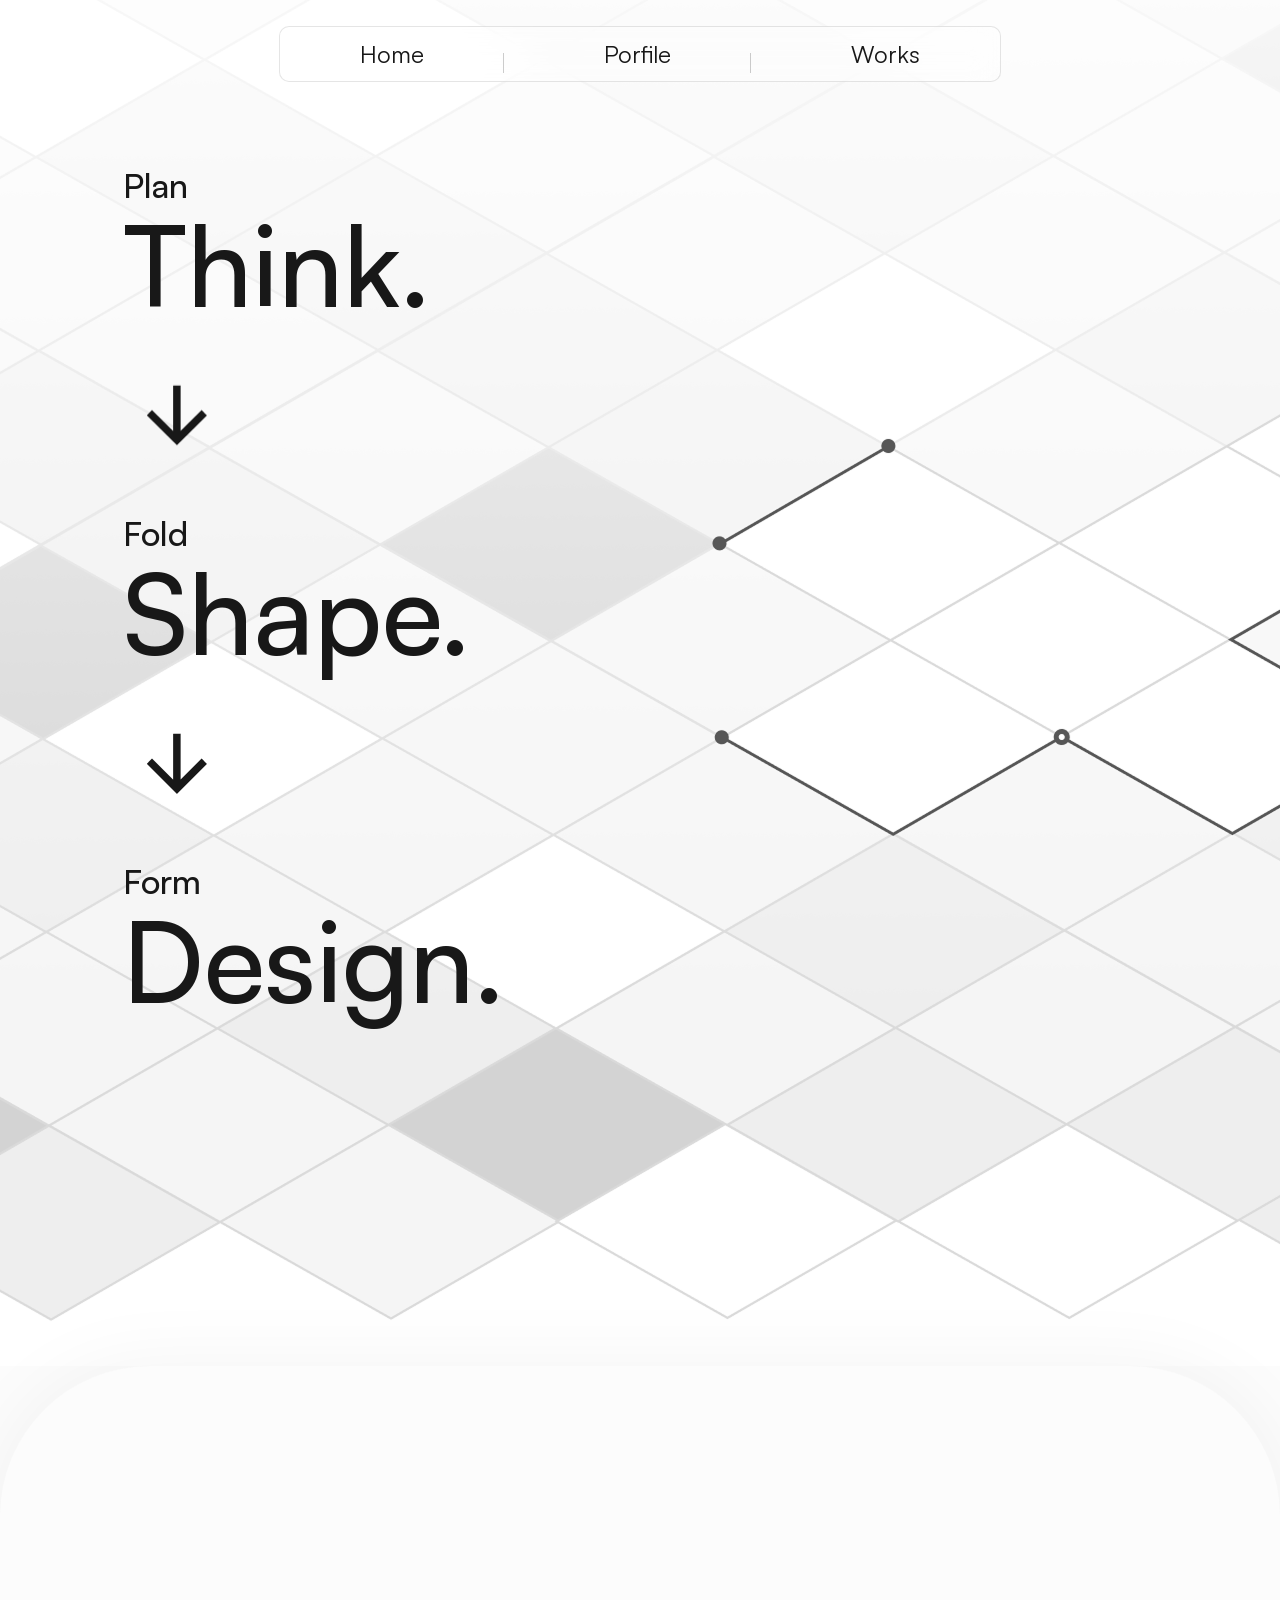
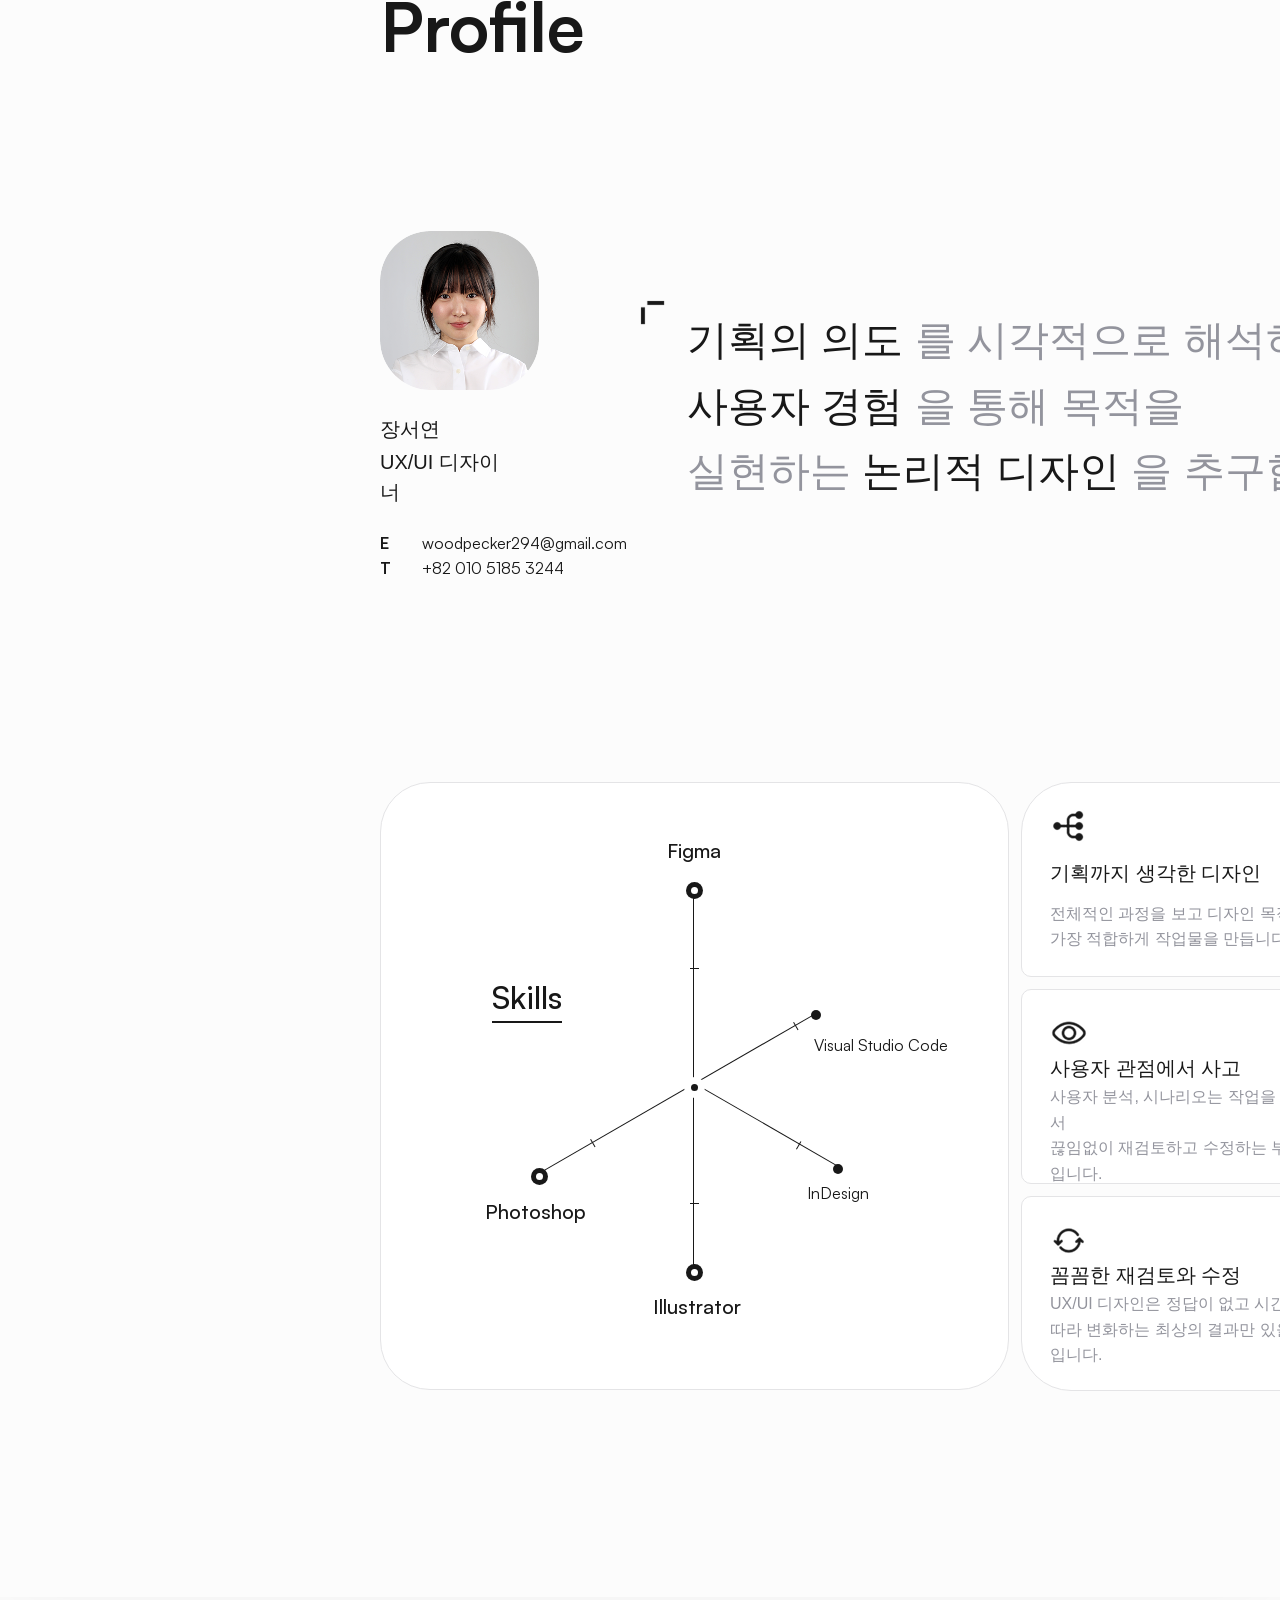
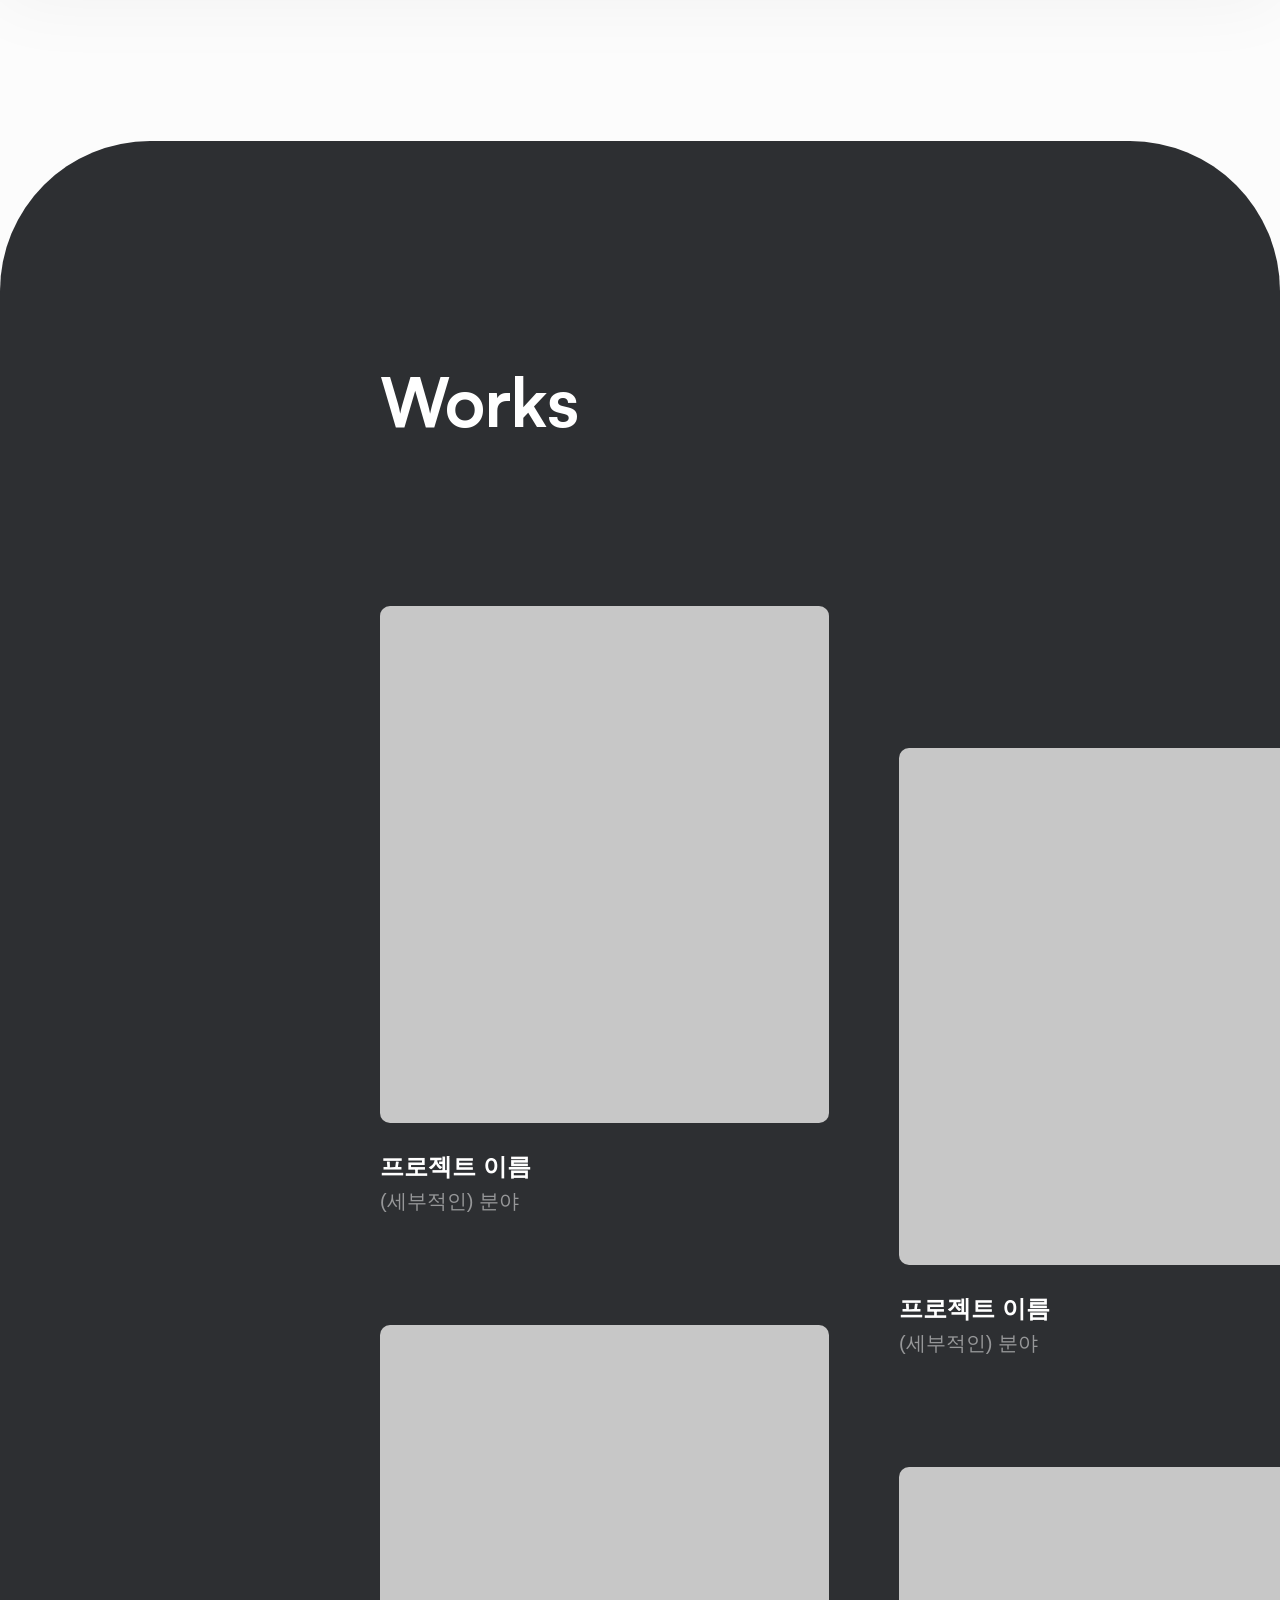
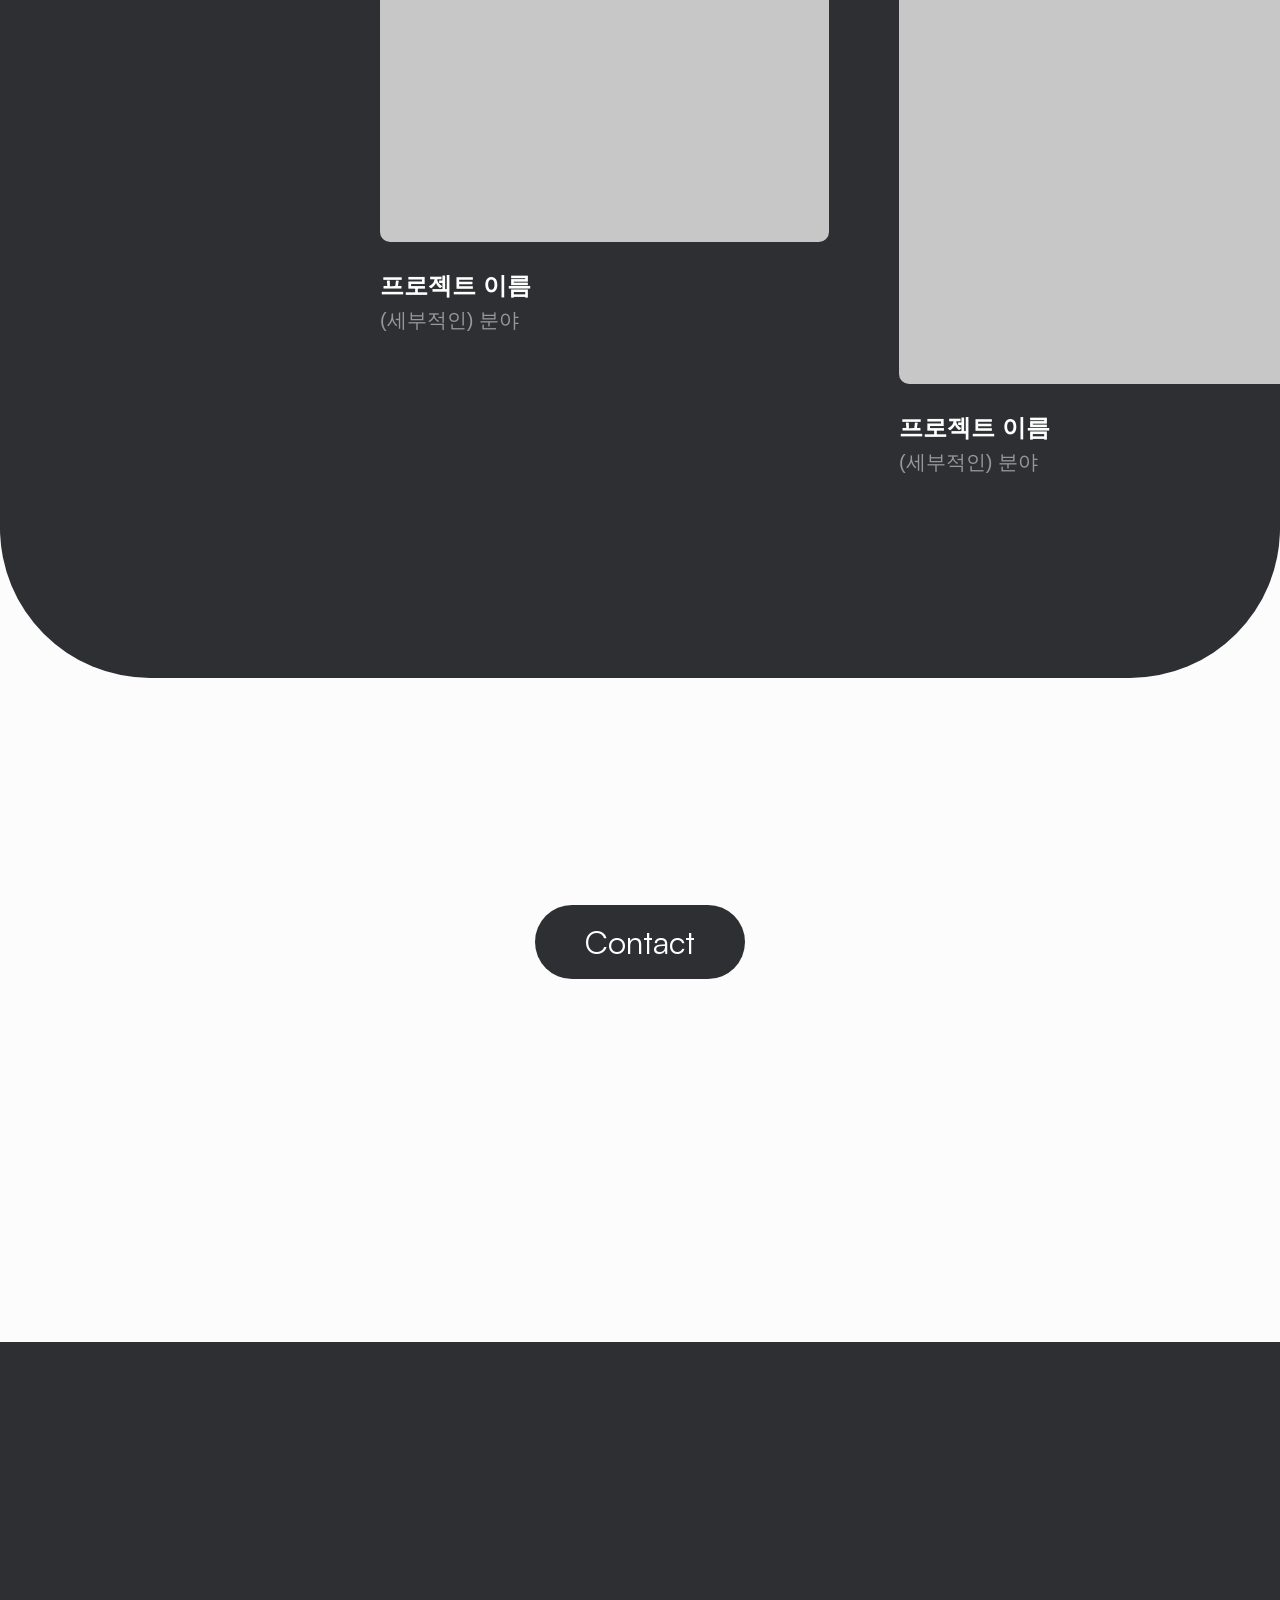
<file: index03.html>
<!DOCTYPE html>
<html lang="en">
<head>
    <meta charset="UTF-8">
    <meta name="viewport" content="width=device-width, initial-scale=1.0">
    <title>Document</title>
</head>
<link rel="stylesheet" href="style.css">
<link rel="stylesheet" href="vars.css">

<body>
    <div class="mac-book-pro-16-55">
        <div class="main">

          <div class="_2025-portfolio">2025 Portfolio</div>
          <div class="woodpecker-294-gmail-com-82-010-5185-3244">
            <span>
              <span class="woodpecker-294-gmail-com-82-010-5185-3244-span">
                장서연
                <br />
              </span>
              <span class="woodpecker-294-gmail-com-82-010-5185-3244-span2">
                woodpecker294@gmail.com
                <br />
                +82 010 5185 3244
              </span>
            </span>
          </div>
          <div class="frame-51">
            <div class="frame-48">
              <div class="plan">Plan</div>
              <div class="think">Think.</div>
            </div>
            <img class="frame" src="img/Frame.png" />
            <div class="frame-49">
              <div class="plan">Fold</div>
              <div class="think">Shape.</div>
            </div>
            <img class="frame2" src="img/Frame.png" />
            <div class="frame-50">
              <div class="plan">Form</div>
              <div class="think">Design.</div>
            </div>
          </div>
          <div class="gnb">
            <div class="home">Home</div>
            <div class="line-139"></div>
            <div class="porfile">Porfile</div>
            <div class="line-140"></div>
            <div class="works">Works</div>
          </div>
          <div class="frame-77">
            <div class="ellipse-1273"></div>
            <div class="contact">Contact</div>
          </div>
        </div>
        <div class="profile">
          <div class="section-01-profile">
            <div class="s-01-content">
              <div class="frame-46">
                <div class="s-2-main-text">Profile</div>
              </div>
              <div class="frame-70">
                <div class="frame-67">
                  <div class="frame-62">
                    <img
                      class="kakao-talk-20251029-231958087-2"
                      src="img/profile_img.png"
                    />
                    <div class="frame-60">
                      <div class="div">장서연</div>
                      <div class="ux-ui">UX/UI 디자이너</div>
                    </div>
                    <div class="frame-61">
                      <div class="e-t">
                        E
                        <br />
                        T
                      </div>
                      <div class="woodpecker-294-gmail-com-82-010-5185-32442">
                        woodpecker294@gmail.com
                        <br />
                        +82 010 5185 3244
                      </div>
                    </div>
                  </div>
                  <div class="frame-65">
                    <div class="frame-63">
                      <img class="text-icon-01" src="img/TEXT_ICON01.png" />
                    </div>
                    <div class="frame-66">
                      <div class="s-2-main-text2">
                        <span>
                          <span class="s-2-main-text-2-span">기획의 의도</span>
                          <span class="s-2-main-text-2-span2">
                            를 시각적으로 해석하고,
                            <br />
                          </span>
                          <span class="s-2-main-text-2-span">사용자 경험</span>
                          <span class="s-2-main-text-2-span2">
                            을 통해 목적을
                            <br />
                            실현하는
                          </span>
                          <span class="s-2-main-text-2-span">논리적 디자인</span>
                          <span class="s-2-main-text-2-span2">을 추구합니다.</span>
                        </span>
                      </div>
                    </div>
                    <div class="frame-64">
                      <img class="text-icon-02" src="img/TEXT_ICON02.png" />
                    </div>
                  </div>
                </div>
                <div class="frame-59">
                  <div class="skill-box">
                    <div class="frame-57">
                      <div class="big-line-03"></div>
                      <div class="big-line-02"></div>
                      <div class="big-line-01"></div>
                      <div class="photoshop">Photoshop</div>
                      <div class="illustrator">Illustrator</div>
                      <div class="in-design">InDesign</div>
                      <div class="figma">Figma</div>
                      <div class="visual-studio-code">Visual Studio Code</div>
                      <div class="small-line-05"></div>
                      <div class="small-line-04"></div>
                      <div class="small-line-03"></div>
                      <div class="small-line-02"></div>
                      <div class="small-line-01"></div>
                      <div class="frame-58">
                        <div class="skills">Skills</div>
                        <div class="line-85"></div>
                      </div>
                      <div class="middle-ellipse-02"></div>
                      <div class="middle-ellipse-01"></div>
                      <div class="ellipse-skill-big">
                        <div class="ellipse-1238"></div>
                        <div class="ellipse-1243"></div>
                      </div>
                      <div class="ellipse-skill-big2">
                        <div class="ellipse-1238"></div>
                        <div class="ellipse-1243"></div>
                      </div>
                      <div class="ellipse-skill-big3">
                        <div class="ellipse-1238"></div>
                        <div class="ellipse-1243"></div>
                      </div>
                      <div class="ellipse-skill-small">
                        <div class="ellipse-1239"></div>
                      </div>
                      <div class="ellipse-skill-small2">
                        <div class="ellipse-1239"></div>
                      </div>
                    </div>
                  </div>
                  <div class="component-3">
                    <div class="frame-54">
                      <div class="frame-52">
                        <div class="component-1">
                          <img class="icon-01" src="img/icon01.png" />
                        </div>
                        <div class="_01">01</div>
                      </div>
                      <div class="div2">기획까지 생각한 디자인</div>
                      <div class="div3">
                        전체적인 과정을 보고 디자인 목적에 가장 적합하게 작업물을
                        만듭니다.
                      </div>
                    </div>
                    <div class="frame-55">
                      <div class="frame-52">
                        <div class="component-1">
                          <img class="icon-02" src="img/icon02.png" />
                        </div>
                        <div class="_01">02</div>
                      </div>
                      <div class="div2">사용자 관점에서 사고</div>
                      <div class="div4">
                        사용자 분석, 시나리오는 작업을 하면서
                        <br />
                        끊임없이 재검토하고 수정하는 부분입니다.
                      </div>
                    </div>
                    <div class="frame-56">
                      <div class="frame-52">
                        <div class="component-1">
                          <img class="icon-03" src="img/icon03.png" />
                        </div>
                        <div class="_01">03</div>
                      </div>
                      <div class="div2">꼼꼼한 재검토와 수정</div>
                      <div class="div4">
                        UX/UI 디자인은 정답이 없고 시간에 따라 변화하는 최상의 결과만
                        있을 뿐입니다.
                      </div>
                    </div>
                  </div>
                </div>
              </div>
            </div>
          </div>
        </div>


        <div class="works2">
          <div class="works_frame1">
            <div class="works_frame2">
              <div class="frame-36">
                <div class="s-2-main-text3">Works</div>
              </div>
              <div class="frame-71">
                <div class="frame-44">
                  <div class="frame-31">
                    <div class="rectangle-7"></div>
                    <div class="frame-30">
                      <div class="div5">프로젝트 이름</div>
                      <div class="div6">(세부적인) 분야</div>
                    </div>
                  </div>
                  <div class="frame-33">
                    <div class="rectangle-7"></div>
                    <div class="frame-30">
                      <div class="div5">프로젝트 이름</div>
                      <div class="div6">(세부적인) 분야</div>
                    </div>
                  </div>
                </div>
                <div class="frame-45">
                  <div class="frame-32">
                    <div class="rectangle-7"></div>
                    <div class="frame-30">
                      <div class="div5">프로젝트 이름</div>
                      <div class="div6">(세부적인) 분야</div>
                    </div>
                  </div>
                  <div class="frame-34">
                    <div class="rectangle-7"></div>
                    <div class="frame-30">
                      <div class="div5">프로젝트 이름</div>
                      <div class="div6">(세부적인) 분야</div>
                    </div>
                  </div>
                </div>
              </div>
            </div>
          </div>
        </div>
        <div class="footer">
          <div class="frame-74">
            <div class="footer-contact-button">
              <div class="contact2">Contact</div>
            </div>
            <div class="rectangle-366"></div>
          </div>
        </div>
      </div>
      
</body>
</html>
</file>
<file: style.css>
@font-face {
    font-family: "Satoshi-Regular";
    src: url(fonts/satoshi/Satoshi-Regular.woff2) format('woff2');
}
@font-face {
    font-family: "Satoshi-Medium";
    src: url(fonts/satoshi/Satoshi-Medium.woff2) format('woff2');
}
@font-face {
    font-family: "Satoshi-Bold";
    src: url(fonts/satoshi/Satoshi-Bold.woff2) format('woff2');
}
@font-face {
    font-family: "Satoshi-Light";
    src: url(fonts/satoshi/Satoshi-Light.woff2) format('woff2');
}
*{
    margin: 0;
    padding: 0;
}

.mac-book-pro-16-55,
.mac-book-pro-16-55 * {
  box-sizing: border-box;
}
.mac-book-pro-16-55 {
  background: #fcfcfc;
  display: flex;
  flex-direction: column;
  align-items: flex-start;
  justify-content: flex-start;
  position: relative;
  overflow: hidden;
}
.main {
  align-self: stretch;
  flex-shrink: 0;
  height: 1366px;
  position: relative;
  background-image: url('img/Background\ 1.png');
  background-repeat: no-repeat;
background-size: cover;
  width: 100%; /* 화면 가로에 꽉 차도록 설정 */
  max-width: 100vw; /* 가로 스크롤 방지 */
  margin: 0 auto; /* 가운데 정렬 */
  box-sizing: border-box; /* 패딩과 보더 포함 */
}
/* .background-1 {
    
  width: 1728px;
  height: 1366px;
  position: absolute;
  left: 0px;
  top: 0px;
  object-fit: cover;
  aspect-ratio: 1728/1366;
} */
._2025-portfolio {
  color: var(--gray01, #181818);
  text-align: center;
  font-family: "Satoshi-Medium", sans-serif;
  font-size: 24px;
  line-height: 160%;
  font-weight: 500;
  position: absolute;
  left: 1446px;
  top: 117px;
}
.woodpecker-294-gmail-com-82-010-5185-3244 {
  color: var(--gray01, #181818);
  text-align: right;
  position: absolute;
  left: 1343px;
  top: 868px;
}
.woodpecker-294-gmail-com-82-010-5185-3244-span {
  font-family: "Satoshi-Bold", sans-serif;
  font-size: 24px;
  line-height: 160%;
  font-weight: 700;
}
.woodpecker-294-gmail-com-82-010-5185-3244-span2 {
  font-family: "Satoshi-Medium", sans-serif;
  font-size: 20px;
  line-height: 160%;
  font-weight: 500;
}
.frame-51 {
  display: flex;
  flex-direction: column;
  align-items: flex-start;
  justify-content: space-between;
  height: 873.47px;
  position: absolute;
  left: 123px;
  top: 163px;
}
.frame-48 {
  display: flex;
  flex-direction: column;
  align-items: flex-start;
  justify-content: flex-start;
  flex-shrink: 0;
  position: relative;
}
.plan {
  color: var(--gray01, #181818);
  text-align: left;
  font-family: "Satoshi-Medium", sans-serif;
  font-size: 33.93177032470703px;
  font-weight: 500;
  position: relative;
}
.think {
  margin: -20px 0 0 0;
  color: var(--gray01, #181818);
  text-align: left;
  font-family: "Satoshi-Medium", sans-serif;
  font-size: 112.69491577148438px;
  font-weight: 500;
  position: relative;
}
.frame {
  flex-shrink: 0;
  width: 107.73px;
  height: 107.73px;
  position: relative;
  overflow: visible;
}
.frame-49 {
  padding: 20px 0px 0px 0px;
  display: flex;
  flex-direction: column;
  align-items: flex-start;
  justify-content: flex-start;
  flex-shrink: 0;
  position: relative;
}
.frame2 {
  flex-shrink: 0;
  width: 107.73px;
  height: 107.73px;
  position: relative;
  overflow: visible;
}
.frame-50 {
  padding: 20px 0px 0px 0px;
  display: flex;
  flex-direction: column;
  align-items: flex-start;
  justify-content: flex-start;
  align-self: stretch;
  flex-shrink: 0;
  position: relative;
}
.gnb {
  background: rgba(255, 255, 255, 0.4);
  border-radius: 10px;
  border-style: solid;
  border-color: var(--stroke, rgba(0, 0, 0, 0.1));
  border-width: 1px;
  padding: 23px 80px 23px 80px;
  display: flex;
  flex-direction: row;
  gap: 80px;
  align-items: center;
  justify-content: center;
  height: 56px;

  position: fixed; /* 변경된 부분 */
  left: 50%; /* 가운데 정렬 */
  transform: translateX(-50%); /* 가운데 정렬 */
  top: 26px; /* 화면 상단에서의 위치 */
  backdrop-filter: var(--blur-backdrop-filter, blur(15px));
  z-index: 1000; /* 다른 요소 위에 표시되도록 설정 */
}
.home {
  color: var(--gray01, #181818);
  text-align: center;
  font-family: "Satoshi-Regular", sans-serif;
  font-size: 24px;
  line-height: 160%;
  font-weight: 400;
  position: relative;
}
.line-139 {
  margin-top: -1px;
  border-style: solid;
  border-color: var(--gnbstroke, rgba(0, 0, 0, 0.2));
  border-width: 1px 0 0 0;
  flex-shrink: 0;
  width: 20px;
  height: 0px;
  position: relative;
  transform-origin: 0 0;
  transform: rotate(90deg) scale(1, 1);
}
.porfile {
  color: var(--gray01, #181818);
  text-align: center;
  font-family: "Satoshi-Regular", sans-serif;
  font-size: 24px;
  line-height: 160%;
  font-weight: 400;
  position: relative;
}
.line-140 {
  margin-top: -1px;
  border-style: solid;
  border-color: var(--gnbstroke, rgba(0, 0, 0, 0.2));
  border-width: 1px 0 0 0;
  flex-shrink: 0;
  width: 20px;
  height: 0px;
  position: relative;
  transform-origin: 0 0;
  transform: rotate(90deg) scale(1, 1);
}
.works {
  color: var(--gray01, #181818);
  text-align: center;
  font-family: "Satoshi-Regular", sans-serif;
  font-size: 24px;
  line-height: 160%;
  font-weight: 400;
  position: relative;
}
.frame-77 {
  background: rgba(255, 255, 255, 0.4);
  border-radius: 100px;
  border-style: solid;
  border-color: var(--stroke, rgba(0, 0, 0, 0.1));
  border-width: 1px;
  padding: 12px 32px 12px 12px;
  display: flex;
  flex-direction: row;
  gap: 24px;
  align-items: center;
  justify-content: center;
  position: absolute;
  left: 1399px;
  top: 1010px;
  backdrop-filter: var(--blur-backdrop-filter, blur(15px));
}
.ellipse-1273 {
  background: #d9d9d9;
  border-radius: 50%;
  flex-shrink: 0;
  width: 42px;
  height: 42px;
  position: relative;
}
.contact {
  color: var(--gray01, #181818);
  text-align: left;
  font-family: "Satoshi-Medium", sans-serif;
  font-size: 26.09192657470703px;
  font-weight: 500;
  position: relative;
}
.profile {
  margin: -167px 0 0 0;
  align-self: stretch;
  flex-shrink: 0;
  height: 1975px;
  position: relative;
  width: 100%; /* 화면 가로에 꽉 차도록 설정 */
  max-width: 100vw; /* 가로 스크롤 방지 */
  margin: 0 auto; /* 가운데 정렬 */
  box-sizing: border-box; /* 패딩과 보더 포함 */
}
.section-01-profile {
  background: #fcfcfc;
  border-radius: 150px 150px 0px 0px;
  padding: 206px 380px 206px 380px;
  display: flex;
  flex-direction: row;
  align-items: flex-start;
  justify-content: space-between;
  width: 100%;
  position: absolute;
  left: 0px;
  top: 0px;
  box-shadow: var(--shadow-box-shadow, 0px 0px 80px 0px rgba(0, 0, 0, 0.05));
}
.s-01-content {
  display: flex;
  flex-direction: column;
  gap: 150px;
  align-items: flex-start;
  justify-content: flex-start;
  flex-shrink: 0;
  width: 968px;
  position: relative;
}
.frame-46 {
  display: flex;
  flex-direction: row;
  gap: 20.85px;
  align-items: center;
  justify-content: flex-start;
  flex-shrink: 0;
  position: relative;
}
.s-2-main-text {
  color: var(--gray01, #181818);
  text-align: left;
  font-family: "Satoshi-Bold", sans-serif;
  font-size: 68px;
  line-height: 160%;
  font-weight: 700;
  position: relative;
}
.frame-70 {
  display: flex;
  flex-direction: column;
  gap: 200px;
  align-items: flex-start;
  justify-content: flex-start;
  align-self: stretch;
  flex-shrink: 0;
  position: relative;
}
.frame-67 {
  display: flex;
  flex-direction: row;
  gap: 14px;
  align-items: center;
  justify-content: flex-start;
  align-self: stretch;
  flex-shrink: 0;
  position: relative;
}
.frame-62 {
  display: flex;
  flex-direction: column;
  gap: 24px;
  align-items: flex-start;
  justify-content: flex-start;
  flex-shrink: 0;
  width: 243px;
  position: relative;
}
.kakao-talk-20251029-231958087-2 {
  border-radius: 50.5px;
  flex-shrink: 0;
  width: 159px;
  height: 159px;
  position: relative;
  object-fit: cover;
  aspect-ratio: 1;
}
.frame-60 {
  display: flex;
  flex-direction: column;
  gap: 3px;
  align-items: flex-start;
  justify-content: flex-start;
  flex-shrink: 0;
  width: 127px;
  position: relative;
}
.div {
  color: var(--gray01, #181818);
  text-align: left;
  font-family: var(---font-family, "Pretendard-SemiBold", sans-serif);
  font-size: var(---font-size, 24px);
  line-height: var(---line-height, 150%);
  font-weight: var(---font-weight, 600);
  position: relative;
  align-self: stretch;
}
.ux-ui {
  color: var(--gray01, #181818);
  text-align: left;
  font-family: var(---font-family, "Pretendard-Regular", sans-serif);
  font-size: var(---font-size, 20px);
  line-height: var(---line-height, 150%);
  font-weight: var(---font-weight, 400);
  position: relative;
  align-self: stretch;
}
.frame-61 {
  display: flex;
  flex-direction: row;
  gap: 31px;
  align-items: center;
  justify-content: flex-start;
  align-self: stretch;
  flex-shrink: 0;
  position: relative;
}
.e-t {
  color: var(--gray01, #181818);
  text-align: left;
  font-family: "Satoshi-Bold", sans-serif;
  font-size: 16px;
  line-height: 160%;
  font-weight: 700;
  position: relative;
}
.woodpecker-294-gmail-com-82-010-5185-32442 {
  color: var(--gray01, #181818);
  text-align: left;
  font-family: "Satoshi-Regular", sans-serif;
  font-size: 16px;
  line-height: 160%;
  font-weight: 400;
  position: relative;
}
.frame-65 {
  display: flex;
  flex-direction: column;
  align-items: flex-start;
  justify-content: flex-start;
  flex-shrink: 0;
  position: relative;
}
.frame-63 {
  display: flex;
  flex-direction: row;
  gap: 0px;
  align-items: center;
  justify-content: flex-start;
  align-self: stretch;
  flex-shrink: 0;
  position: relative;
}
.text-icon-01 {
  flex-shrink: 0;
  width: 30px;
  height: 30px;
  position: relative;
  object-fit: cover;
  aspect-ratio: 1;
}
.frame-66 {
  margin: -20px 0 0 0;
  padding: 0px 50px 0px 50px;
  display: flex;
  flex-direction: row;
  gap: 10px;
  align-items: center;
  justify-content: center;
  flex-shrink: 0;
  position: relative;
}
.s-2-main-text2 {
  text-align: left;
  font-family: "-", sans-serif;
  font-size: 41.07735824584961px;
  line-height: 160%;
  font-weight: 400;
  position: relative;
}
.s-2-main-text-2-span {
  color: var(--gray01, #181818);
  font-family: "Pretendard-Medium", sans-serif;
  font-weight: 500;
}
.s-2-main-text-2-span2 {
  color: #93949d;
  font-family: "Pretendard-Regular", sans-serif;
}
.frame-64 {
  margin: -20px 0 0 0;
  display: flex;
  flex-direction: row;
  gap: 0px;
  align-items: center;
  justify-content: flex-end;
  align-self: stretch;
  flex-shrink: 0;
  position: relative;
}
.text-icon-02 {
  flex-shrink: 0;
  width: 30px;
  height: 30px;
  position: relative;
  object-fit: cover;
  aspect-ratio: 1;
}
.frame-59 {
  display: flex;
  flex-direction: row;
  gap: 12px;
  align-items: flex-start;
  justify-content: flex-start;
  align-self: stretch;
  flex-shrink: 0;
  position: relative;
}
.skill-box {
  background: #ffffff;
  border-radius: 50px;
  border-style: solid;
  border-color: #e4e4e6;
  border-width: 1px;
  padding: 30px 46px 30px 46px;
  display: flex;
  flex-direction: row;
  gap: 10px;
  align-items: center;
  justify-content: flex-start;
  flex-shrink: 0;
  width: 629px;
  height: 608px;
  position: relative;
}
.frame-57 {
  flex-shrink: 0;
  width: 536px;
  height: 548px;
  position: relative;
  transform-origin: 0 0;
  transform: rotate(0deg) scale(1, 1);
  overflow: hidden;
}
.big-line-03 {
  margin-top: -1px;
  border-style: solid;
  border-color: var(--gray01, #181818);
  border-width: 1px 0 0 0;
  width: 382px;
  height: 0px;
  position: absolute;
  left: 267.09px;
  top: 79px;
  transform-origin: 0 0;
  transform: rotate(90deg) scale(1, 1);
}
.big-line-02 {
  margin-top: -1px;
  border-style: solid;
  border-color: var(--gray01, #181818);
  border-width: 1px 0 0 0;
  width: 327.39px;
  height: 0px;
  position: absolute;
  left: 389.13px;
  top: 203.3px;
  transform-origin: 0 0;
  transform: rotate(150deg) scale(1, 1);
}
.big-line-01 {
  margin-top: -1px;
  border-style: solid;
  border-color: var(--gray01, #181818);
  border-width: 1px 0 0 0;
  width: 167.94px;
  height: 0px;
  position: absolute;
  left: 412.63px;
  top: 357.29px;
  transform-origin: 0 0;
  transform: rotate(-150deg) scale(1, 1);
}
.photoshop {
  color: var(--gray01, #181818);
  text-align: left;
  font-family: var(--textskillbig-font-family, "Satoshi-Medium", sans-serif);
  font-size: var(--textskillbig-font-size, 20px);
  line-height: var(--textskillbig-line-height, 160%);
  font-weight: var(--textskillbig-font-weight, 500);
  position: absolute;
  left: 58px;
  top: 384px;
  transform-origin: 0 0;
  transform: rotate(0deg) scale(1, 1);
}
.illustrator {
  color: var(--gray01, #181818);
  text-align: left;
  font-family: var(--textskillbig-font-family, "Satoshi-Medium", sans-serif);
  font-size: var(--textskillbig-font-size, 20px);
  line-height: var(--textskillbig-line-height, 160%);
  font-weight: var(--textskillbig-font-weight, 500);
  position: absolute;
  left: 225.9px;
  top: 479px;
  transform-origin: 0 0;
  transform: rotate(0deg) scale(1, 1);
}
.in-design {
  color: var(--gray01, #181818);
  text-align: left;
  font-family: var(--textskillsmall-font-family, "Satoshi-Regular", sans-serif);
  font-size: var(--textskillsmall-font-size, 16px);
  line-height: var(--textskillsmall-line-height, 160%);
  font-weight: var(--textskillsmall-font-weight, 400);
  position: absolute;
  left: 379.9px;
  top: 368.72px;
  transform-origin: 0 0;
  transform: rotate(0deg) scale(1, 1);
}
.figma {
  color: var(--gray01, #181818);
  text-align: left;
  font-family: var(--textskillbig-font-family, "Satoshi-Medium", sans-serif);
  font-size: var(--textskillbig-font-size, 20px);
  line-height: var(--textskillbig-line-height, 160%);
  font-weight: var(--textskillbig-font-weight, 500);
  position: absolute;
  left: 239.9px;
  top: 22.72px;
  transform-origin: 0 0;
  transform: rotate(0deg) scale(1, 1);
}
.visual-studio-code {
  color: var(--gray01, #181818);
  text-align: left;
  font-family: var(--textskillsmall-font-family, "Satoshi-Regular", sans-serif);
  font-size: var(--textskillsmall-font-size, 16px);
  line-height: var(--textskillsmall-line-height, 160%);
  font-weight: var(--textskillsmall-font-weight, 400);
  position: absolute;
  left: 386.9px;
  top: 220.72px;
  transform-origin: 0 0;
  transform: rotate(0deg) scale(1, 1);
}
.small-line-05 {
  margin-top: -1px;
  border-style: solid;
  border-color: var(--gray01, #181818);
  border-width: 1px 0 0 0;
  width: 9px;
  height: 0px;
  position: absolute;
  left: 263px;
  top: 157px;
  transform-origin: 0 0;
  transform: rotate(0deg) scale(1, 1);
}
.small-line-04 {
  margin-top: -1px;
  border-style: solid;
  border-color: var(--gray01, #181818);
  border-width: 1px 0 0 0;
  width: 9px;
  height: 0px;
  position: absolute;
  left: 367.02px;
  top: 211.01px;
  transform-origin: 0 0;
  transform: rotate(60deg) scale(1, 1);
}
.small-line-03 {
  margin-top: -1px;
  border-style: solid;
  border-color: var(--gray01, #181818);
  border-width: 1px 0 0 0;
  width: 9px;
  height: 0px;
  position: absolute;
  left: 163.5px;
  top: 328.51px;
  transform-origin: 0 0;
  transform: rotate(60deg) scale(1, 1);
}
.small-line-02 {
  margin-top: -1px;
  border-style: solid;
  border-color: var(--gray01, #181818);
  border-width: 1px 0 0 0;
  width: 9px;
  height: 0px;
  position: absolute;
  left: 262.9px;
  top: 391.72px;
  transform-origin: 0 0;
  transform: rotate(0deg) scale(1, 1);
}
.small-line-01 {
  margin-top: -1px;
  border-style: solid;
  border-color: var(--gray01, #181818);
  border-width: 1px 0 0 0;
  width: 9px;
  height: 0px;
  position: absolute;
  left: 369.32px;
  top: 337.79px;
  transform-origin: 0 0;
  transform: rotate(-60deg) scale(1, 1);
}
.frame-58 {
  display: flex;
  flex-direction: column;
  gap: 0px;
  align-items: center;
  justify-content: flex-start;
  position: absolute;
  left: 65px;
  top: 159px;
}
.skills {
  color: var(--gray01, #181818);
  text-align: left;
  font-family: "Satoshi-Medium", sans-serif;
  font-size: 32.23616409301758px;
  line-height: 160%;
  font-weight: 500;
  position: relative;
  align-self: stretch;
  transform-origin: 0 0;
  transform: rotate(0deg) scale(1, 1);
}
.line-85 {
  margin-top: -2px;
  border-style: solid;
  border-color: var(--gray01, #181818);
  border-width: 2px 0 0 0;
  align-self: stretch;
  flex-shrink: 0;
  height: 0px;
  position: relative;
}
.middle-ellipse-02 {
  background: #ffffff;
  border-radius: 50%;
  width: 21px;
  height: 21px;
  position: absolute;
  left: 256.9px;
  top: 264.72px;
}
.middle-ellipse-01 {
  background: var(--gray01, #181818);
  border-radius: 50%;
  width: 7px;
  height: 7px;
  position: absolute;
  left: 263.9px;
  top: 271.72px;
}
.ellipse-skill-big {
  width: 17px;
  height: 17px;
  position: absolute;
  left: 259px;
  top: 70px;
  transform-origin: 0 0;
  transform: rotate(0deg) scale(1, 1);
}
.ellipse-1238 {
  background: var(--gray01, #181818);
  border-radius: 50%;
  width: 100%;
  height: 100%;
  position: absolute;
  right: 0%;
  left: 0%;
  bottom: 0%;
  top: 0%;
  transform-origin: 0 0;
  transform: rotate(0deg) scale(1, 1);
}
.ellipse-1243 {
  background: #ffffff;
  border-radius: 50%;
  width: 41.18%;
  height: 41.18%;
  position: absolute;
  right: 29.41%;
  left: 29.41%;
  bottom: 29.41%;
  top: 29.41%;
  transform-origin: 0 0;
  transform: rotate(0deg) scale(1, 1);
}
.ellipse-skill-big2 {
  width: 17px;
  height: 17px;
  position: absolute;
  left: 259px;
  top: 452px;
  transform-origin: 0 0;
  transform: rotate(0deg) scale(1, 1);
}
.ellipse-skill-big3 {
  width: 17px;
  height: 17px;
  position: absolute;
  left: 104px;
  top: 356px;
  transform-origin: 0 0;
  transform: rotate(0deg) scale(1, 1);
}
.ellipse-skill-small {
  width: 10px;
  height: 10px;
  position: absolute;
  left: 384px;
  top: 198px;
  transform-origin: 0 0;
  transform: rotate(0deg) scale(1, 1);
}
.ellipse-1239 {
  background: var(--gray01, #181818);
  border-radius: 50%;
  width: 100%;
  height: 100%;
  position: absolute;
  right: 0%;
  left: 0%;
  bottom: 0%;
  top: 0%;
  transform-origin: 0 0;
  transform: rotate(0deg) scale(1, 1);
}
.ellipse-skill-small2 {
  width: 10px;
  height: 10px;
  position: absolute;
  left: 406px;
  top: 352px;
  transform-origin: 0 0;
  transform: rotate(0deg) scale(1, 1);
}
.component-3 {
  flex-shrink: 0;
  width: 327px;
  height: 609px;
  position: relative;
}
.frame-54 {
  background: #ffffff;
  border-radius: 50px 50px 10px 10px;
  border-style: solid;
  border-color: var(--stroke02, #e4e4e6);
  border-width: 1px;
  padding: 24px 28px 24px 28px;
  display: flex;
  flex-direction: column;
  align-items: flex-start;
  justify-content: space-between;
  width: 100%;
  height: 32.02%;
  position: absolute;
  right: 0%;
  left: 0%;
  bottom: 67.98%;
  top: 0%;
}
.frame-52 {
  display: flex;
  flex-direction: row;
  align-items: flex-start;
  justify-content: space-between;
  flex-shrink: 0;
  width: 262px;
  position: relative;
}
.component-1 {
  flex-shrink: 0;
  width: 38px;
  height: 38px;
  position: relative;
  aspect-ratio: 1;
}
.icon-01 {
  width: 100%;
  height: 100%;
  position: absolute;
  right: 0%;
  left: 0%;
  bottom: 0%;
  top: 0%;
  object-fit: cover;
}
._01 {
  color: var(--color, #93949d);
  text-align: left;
  font-family: "Pretendard-Medium", sans-serif;
  font-size: 12px;
  line-height: 160%;
  font-weight: 500;
  position: relative;
  transform-origin: 0 0;
  transform: rotate(0deg) scale(1, 1);
}
.div2 {
  color: var(--gray01, #181818);
  text-align: left;
  font-family: "Pretendard-Medium", sans-serif;
  font-size: 20px;
  line-height: 160%;
  font-weight: 500;
  position: relative;
  transform-origin: 0 0;
  transform: rotate(0deg) scale(1, 1);
}
.div3 {
  color: var(--color, #93949d);
  text-align: left;
  font-family: "Pretendard-Medium", sans-serif;
  font-size: 16px;
  line-height: 160%;
  font-weight: 500;
  position: relative;
  width: 269px;
  transform-origin: 0 0;
  transform: rotate(0deg) scale(1, 1);
}
.frame-55 {
  background: #ffffff;
  border-radius: 10px;
  border-style: solid;
  border-color: var(--stroke02, #e4e4e6);
  border-width: 1px;
  padding: 24px 28px 24px 28px;
  display: flex;
  flex-direction: column;
  align-items: flex-start;
  justify-content: space-between;
  width: 100%;
  height: 32.02%;
  position: absolute;
  right: 0%;
  left: 0%;
  bottom: 33.99%;
  top: 33.99%;
}
.icon-02 {
  width: 100%;
  height: 100%;
  position: absolute;
  right: 0%;
  left: 0%;
  bottom: 0%;
  top: 0%;
  object-fit: cover;
}
.div4 {
  color: #93949d;
  text-align: left;
  font-family: "Pretendard-Medium", sans-serif;
  font-size: 16px;
  line-height: 160%;
  font-weight: 500;
  position: relative;
  width: 269px;
  transform-origin: 0 0;
  transform: rotate(0deg) scale(1, 1);
}
.frame-56 {
  background: #ffffff;
  border-radius: 10px 10px 50px 50px;
  border-style: solid;
  border-color: var(--stroke02, #e4e4e6);
  border-width: 1px;
  padding: 24px 28px 24px 28px;
  display: flex;
  flex-direction: column;
  align-items: flex-start;
  justify-content: space-between;
  width: 100%;
  height: 32.02%;
  position: absolute;
  right: 0%;
  left: 0%;
  bottom: 0%;
  top: 67.98%;
}
.icon-03 {
  width: 100%;
  height: 100%;
  position: absolute;
  right: 0%;
  left: 0%;
  bottom: 0%;
  top: 0%;
  object-fit: cover;
}
.works2 {
  margin: -167px 0 0 0;
  align-self: stretch;
  flex-shrink: 0;
  height: 2304px;
  position: relative;
  width: 100%; /* 화면 가로에 꽉 차도록 설정 */
  max-width: 100vw; /* 가로 스크롤 방지 */
  margin: 0 auto; /* 가운데 정렬 */
  box-sizing: border-box; /* 패딩과 보더 포함 */
}
.works_frame1 {
  background: #2d2f32;
  border-radius: 150px;
  padding: 206px 380px 206px 380px;
  display: flex;
  flex-direction: row;
  gap: 10px;
  align-items: center;
  justify-content: flex-start;
  width: 100%;
  position: absolute;
  left: 0px;
  top: 0px;
}
.works_frame2 {
  display: flex;
  flex-direction: column;
  gap: 150px;
  align-items: flex-start;
  justify-content: flex-start;
  flex-shrink: 0;
  width: 968px;
  position: relative;
}
.frame-36 {
  display: flex;
  flex-direction: row;
  gap: 20.85px;
  align-items: center;
  justify-content: flex-start;
  flex-shrink: 0;
  position: relative;
}
.s-2-main-text3 {
  color: #ffffff;
  text-align: left;
  font-family: "Satoshi-Bold", sans-serif;
  font-size: 68px;
  line-height: 160%;
  font-weight: 700;
  position: relative;
}
.frame-71 {
  display: flex;
  flex-direction: row;
  gap: 70px;
  align-items: center;
  justify-content: flex-start;
  align-self: stretch;
  flex-shrink: 0;
  position: relative;
}
.frame-44 {
  display: flex;
  flex-direction: column;
  gap: 114px;
  align-items: flex-start;
  justify-content: flex-start;
  flex-shrink: 0;
  width: 449px;
  height: 1466px;
  position: relative;
}
.frame-31 {
  display: flex;
  flex-direction: column;
  gap: 32px;
  align-items: flex-start;
  justify-content: flex-start;
  align-self: stretch;
  flex-shrink: 0;
  position: relative;
}
.rectangle-7 {
  background: #c7c7c7;
  border-radius: 10px;
  align-self: stretch;
  flex-shrink: 0;
  height: 517px;
  position: relative;
}
.frame-30 {
  display: flex;
  flex-direction: column;
  gap: 12px;
  align-items: flex-start;
  justify-content: flex-start;
  align-self: stretch;
  flex-shrink: 0;
  position: relative;
}
.div5 {
  color: #ffffff;
  text-align: left;
  font-family: "Pretendard-SemiBold", sans-serif;
  font-size: 24px;
  line-height: 100%;
  font-weight: 600;
  position: relative;
  align-self: stretch;
}
.div6 {
  color: rgba(255, 255, 255, 0.5);
  text-align: left;
  font-family: "Pretendard-Regular", sans-serif;
  font-size: 20px;
  line-height: 100%;
  font-weight: 400;
  position: relative;
  align-self: stretch;
}
.frame-33 {
  display: flex;
  flex-direction: column;
  gap: 32px;
  align-items: flex-start;
  justify-content: flex-start;
  align-self: stretch;
  flex-shrink: 0;
  position: relative;
}
.frame-45 {
  display: flex;
  flex-direction: column;
  gap: 114px;
  align-items: flex-start;
  justify-content: flex-end;
  flex-shrink: 0;
  width: 449px;
  height: 1466px;
  position: relative;
}
.frame-32 {
  display: flex;
  flex-direction: column;
  gap: 32px;
  align-items: flex-start;
  justify-content: flex-start;
  align-self: stretch;
  flex-shrink: 0;
  position: relative;
}
.frame-34 {
  display: flex;
  flex-direction: column;
  gap: 32px;
  align-items: flex-start;
  justify-content: flex-start;
  align-self: stretch;
  flex-shrink: 0;
  position: relative;
}
.footer {
  margin: -167px 0 0 0;
  align-self: stretch;
  flex-shrink: 0;
  height: 1000px;
  position: relative;
  width: 100%; /* 화면 가로에 꽉 차도록 설정 */
  max-width: 100vw; /* 가로 스크롤 방지 */
  margin: 0 auto; /* 가운데 정렬 */
  box-sizing: border-box; /* 패딩과 보더 포함 */
}
.frame-74 {
  background: #fcfcfc;
  padding: 60px 0px 0px 0px;
  display: flex;
  flex-direction: column;
  align-items: center;
  justify-content: space-between;
  width: 100%;
  height: 1000px;
  position: absolute;
  left: 0px;
  top: 0px;
}
.footer-contact-button {
  background: #2d2f32;
  border-radius: 100px;
  padding: 13px 48px 13px 48px;
  display: flex;
  flex-direction: row;
  gap: 10px;
  align-items: center;
  justify-content: center;
  flex-shrink: 0;
  width: 210px;
  height: 74px;
  position: relative;
}
.contact2 {
  color: #ffffff;
  text-align: left;
  font-family: "Satoshi-Regular", sans-serif;
  font-size: 32px;
  line-height: 150%;
  font-weight: 400;
  position: relative;
}
.rectangle-366 {
  background: #2d2f32;
  flex-shrink: 0;
  width: 100%;
  height: 503px;
  position: relative;
}
</file>
<file: vars.css>
/* Figma Styles of your File */

:root {
    /* Colors */
    /* Fonts */
    ---font-family: Pretendard-SemiBold, sans-serif;
    ---font-size: 24px;
    ---line-height: 150%;
    ---font-weight: 600;
    ---font-style: normal;
    ---font-family: Pretendard-Regular, sans-serif;
    ---font-size: 20px;
    ---line-height: 150%;
    ---font-weight: 400;
    ---font-style: normal;
    --textskillsmall-font-family: Satoshi-Regular, sans-serif;
    --textskillsmall-font-size: 16px;
    --textskillsmall-line-height: 160%;
    --textskillsmall-font-weight: 400;
    --textskillsmall-font-style: normal;
    --textskillbig-font-family: Satoshi-Medium, sans-serif;
    --textskillbig-font-size: 20px;
    --textskillbig-line-height: 160%;
    --textskillbig-font-weight: 500;
    --textskillbig-font-style: normal;
  
    /* Effects */
    --shadow-box-shadow: 0px 0px 80px 0px rgba(0, 0, 0, 0.05);
    --blur-backdrop-filter: blur(15px);
  }
  /* Figma Color Variables of your File */
  :root,
  [data-variable-collection-mode="mode-1"] {
    /* mode-1 */
    --gray01: #181818;
    --color: #93949d;
    --gnbstroke: rgba(0, 0, 0, 0.2);
    --stroke: rgba(0, 0, 0, 0.1);
    --stroke02: #e4e4e6;
  }
</file>
